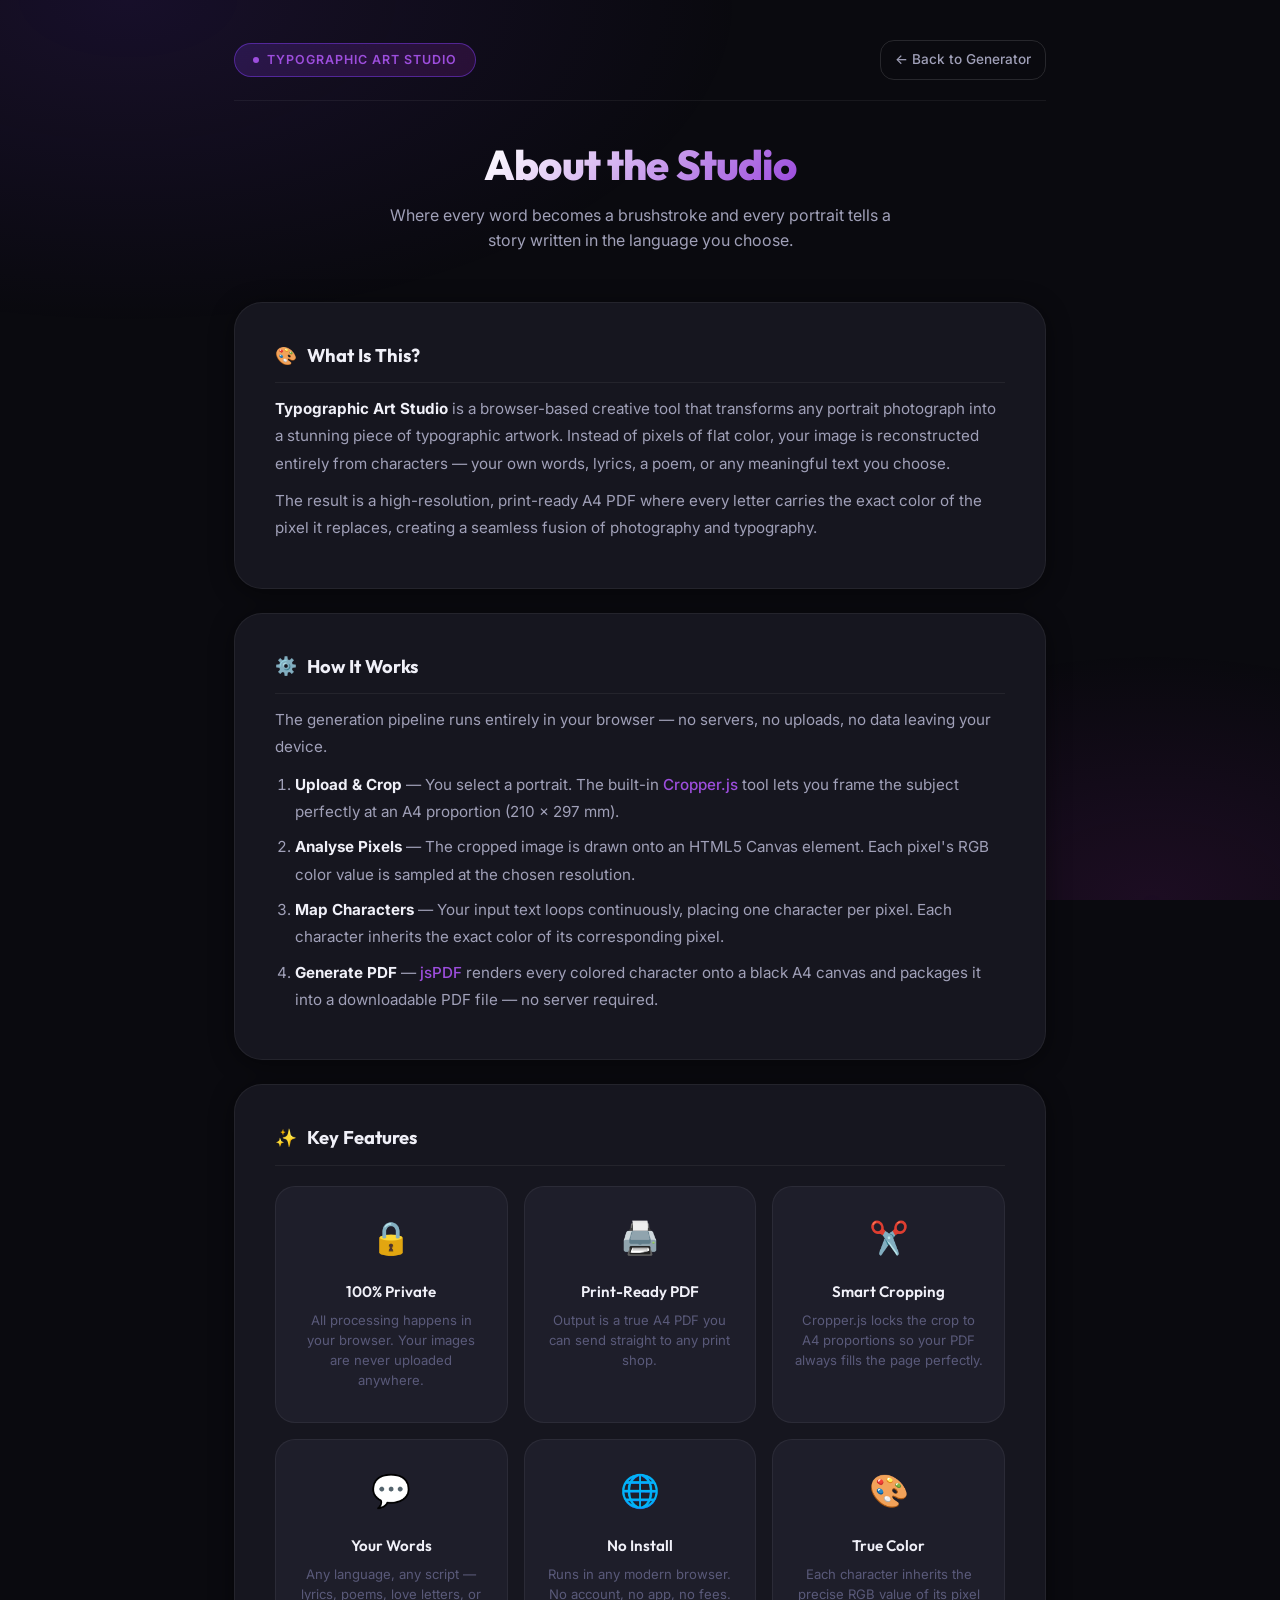
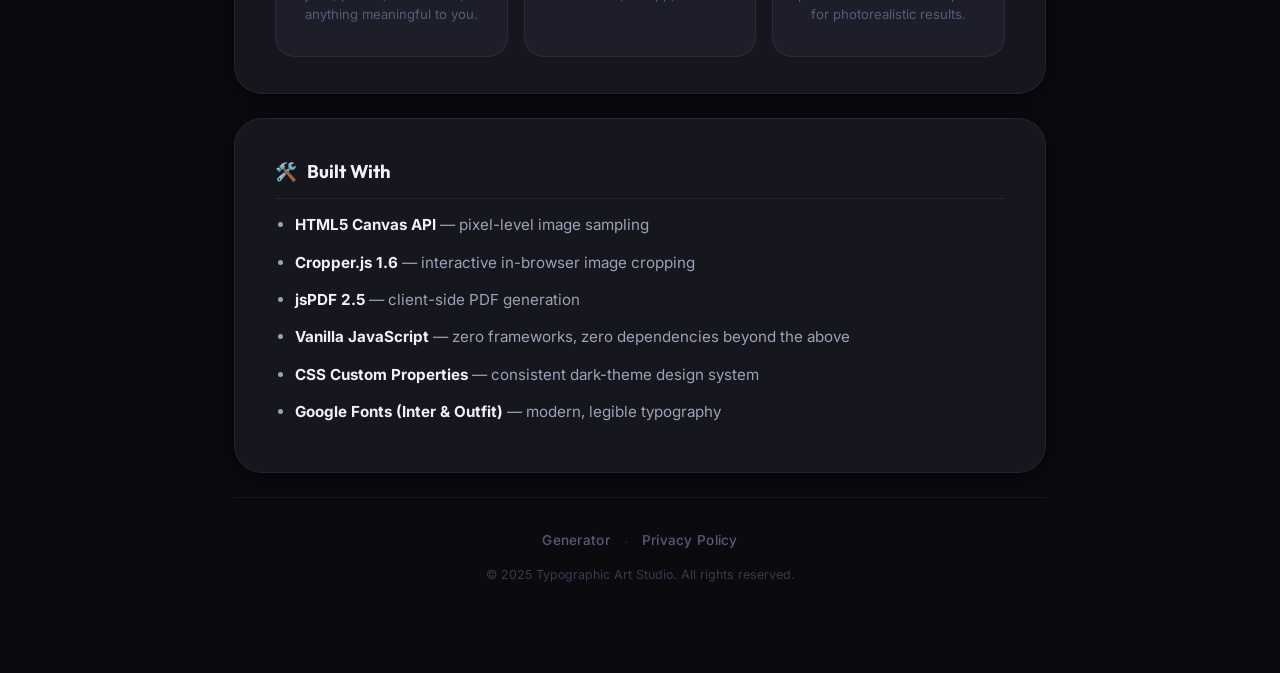
<file: about.html>
<!DOCTYPE html>
<html lang="en">
<head>
  <meta charset="UTF-8" />
  <meta name="viewport" content="width=device-width, initial-scale=1.0" />
  <meta name="description" content="Learn about Typographic Art Studio — the story, the technology, and the philosophy behind the Portrait to Text Generator." />
  <meta name="theme-color" content="#0a0a0f" />
  <title>About — Typographic Art Studio</title>
  <link rel="stylesheet" href="style.css" />
</head>
<body>

  <main class="app-wrapper" id="app">

    <!-- Nav row -->
    <nav class="inner-nav" aria-label="Site navigation">
      <div class="logo-badge">
        <span class="dot"></span>
        Typographic Art Studio
      </div>
      <a href="index.html" class="back-link" aria-label="Back to generator">
        ← Back to Generator
      </a>
    </nav>

    <!-- Hero -->
    <header class="page-hero">
      <h1 class="app-title">About the Studio</h1>
      <p class="app-subtitle">
        Where every word becomes a brushstroke and every portrait tells a story
        written in the language you choose.
      </p>
    </header>

    <!-- What it is -->
    <article class="prose-card">
      <h2><span class="icon">🎨</span> What Is This?</h2>
      <p>
        <strong style="color:var(--text-primary)">Typographic Art Studio</strong> is a
        browser-based creative tool that transforms any portrait photograph into a
        stunning piece of typographic artwork. Instead of pixels of flat color, your image
        is reconstructed entirely from characters — your own words, lyrics, a poem, or
        any meaningful text you choose.
      </p>
      <p>
        The result is a high-resolution, print-ready A4 PDF where every letter carries
        the exact color of the pixel it replaces, creating a seamless fusion of
        photography and typography.
      </p>
    </article>

    <!-- How it works -->
    <article class="prose-card">
      <h2><span class="icon">⚙️</span> How It Works</h2>
      <p>The generation pipeline runs entirely in your browser — no servers, no uploads, no data leaving your device.</p>
      <ol style="padding-left:20px;margin-top:8px;">
        <li style="color:var(--text-secondary);margin-bottom:8px;font-size:0.95rem;">
          <strong style="color:var(--text-primary)">Upload & Crop</strong> — You select a portrait. The built-in
          <a href="https://fengyuanchen.github.io/cropperjs/" target="_blank" rel="noopener">Cropper.js</a>
          tool lets you frame the subject perfectly at an A4 proportion (210 × 297 mm).
        </li>
        <li style="color:var(--text-secondary);margin-bottom:8px;font-size:0.95rem;">
          <strong style="color:var(--text-primary)">Analyse Pixels</strong> — The cropped image is drawn onto an
          HTML5 Canvas element. Each pixel's RGB color value is sampled at the chosen resolution.
        </li>
        <li style="color:var(--text-secondary);margin-bottom:8px;font-size:0.95rem;">
          <strong style="color:var(--text-primary)">Map Characters</strong> — Your input text loops continuously,
          placing one character per pixel. Each character inherits the exact color of its corresponding pixel.
        </li>
        <li style="color:var(--text-secondary);font-size:0.95rem;">
          <strong style="color:var(--text-primary)">Generate PDF</strong> —
          <a href="https://parall.ax/products/jspdf" target="_blank" rel="noopener">jsPDF</a>
          renders every colored character onto a black A4 canvas and packages it into a
          downloadable PDF file — no server required.
        </li>
      </ol>
    </article>

    <!-- Feature grid -->
    <article class="prose-card">
      <h2><span class="icon">✨</span> Key Features</h2>
      <div class="feature-grid">
        <div class="feature-item">
          <div class="fi-icon">🔒</div>
          <h3>100% Private</h3>
          <p>All processing happens in your browser. Your images are never uploaded anywhere.</p>
        </div>
        <div class="feature-item">
          <div class="fi-icon">🖨️</div>
          <h3>Print-Ready PDF</h3>
          <p>Output is a true A4 PDF you can send straight to any print shop.</p>
        </div>
        <div class="feature-item">
          <div class="fi-icon">✂️</div>
          <h3>Smart Cropping</h3>
          <p>Cropper.js locks the crop to A4 proportions so your PDF always fills the page perfectly.</p>
        </div>
        <div class="feature-item">
          <div class="fi-icon">💬</div>
          <h3>Your Words</h3>
          <p>Any language, any script — lyrics, poems, love letters, or anything meaningful to you.</p>
        </div>
        <div class="feature-item">
          <div class="fi-icon">🌐</div>
          <h3>No Install</h3>
          <p>Runs in any modern browser. No account, no app, no fees.</p>
        </div>
        <div class="feature-item">
          <div class="fi-icon">🎨</div>
          <h3>True Color</h3>
          <p>Each character inherits the precise RGB value of its pixel for photorealistic results.</p>
        </div>
      </div>
    </article>

    <!-- Tech stack -->
    <article class="prose-card">
      <h2><span class="icon">🛠️</span> Built With</h2>
      <ul>
        <li><strong style="color:var(--text-primary)">HTML5 Canvas API</strong> — pixel-level image sampling</li>
        <li><strong style="color:var(--text-primary)">Cropper.js 1.6</strong> — interactive in-browser image cropping</li>
        <li><strong style="color:var(--text-primary)">jsPDF 2.5</strong> — client-side PDF generation</li>
        <li><strong style="color:var(--text-primary)">Vanilla JavaScript</strong> — zero frameworks, zero dependencies beyond the above</li>
        <li><strong style="color:var(--text-primary)">CSS Custom Properties</strong> — consistent dark-theme design system</li>
        <li><strong style="color:var(--text-primary)">Google Fonts (Inter & Outfit)</strong> — modern, legible typography</li>
      </ul>
    </article>

    <!-- Footer -->
    <footer class="site-footer">
      <div class="footer-links">
        <a href="index.html" class="footer-link">Generator</a>
        <span class="footer-sep">·</span>
        <a href="privacy.html" class="footer-link">Privacy Policy</a>
      </div>
      <p class="footer-copy">© 2025 Typographic Art Studio. All rights reserved.</p>
    </footer>

  </main>

</body>
</html>
</file>
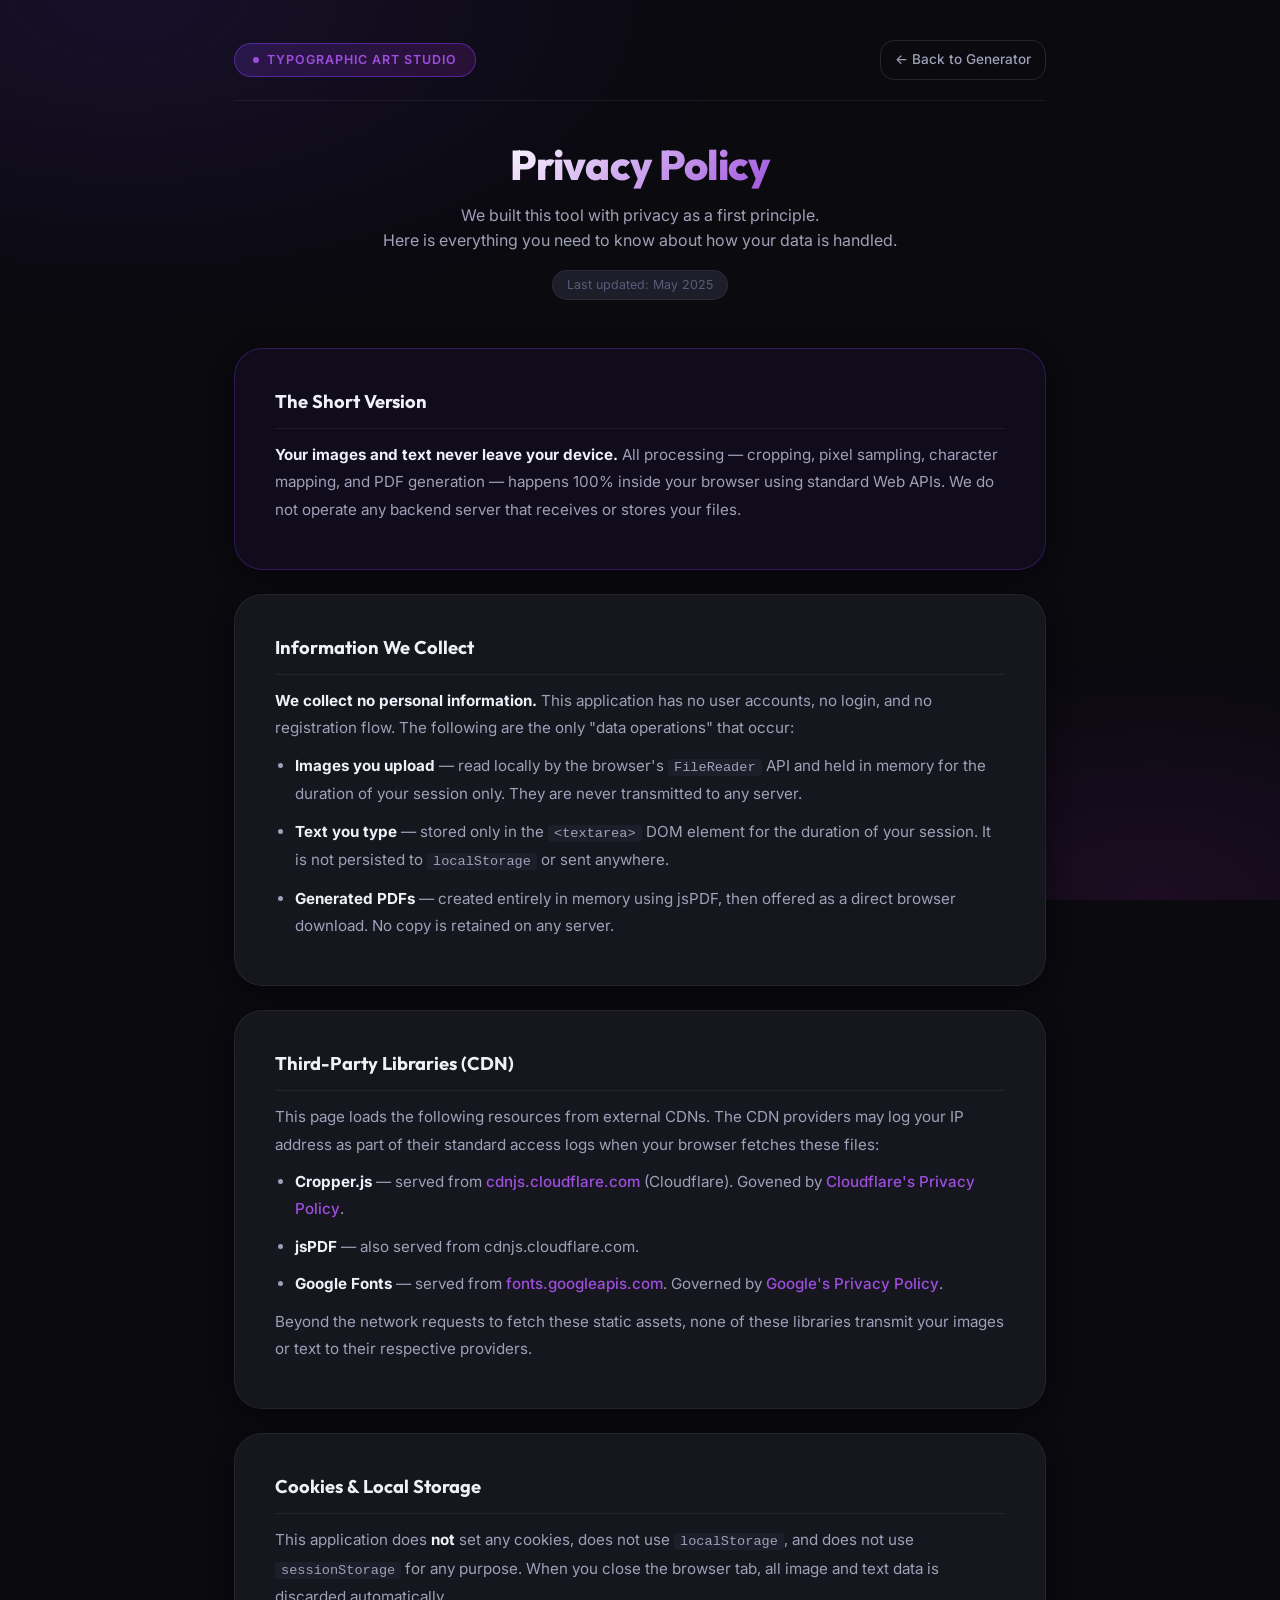
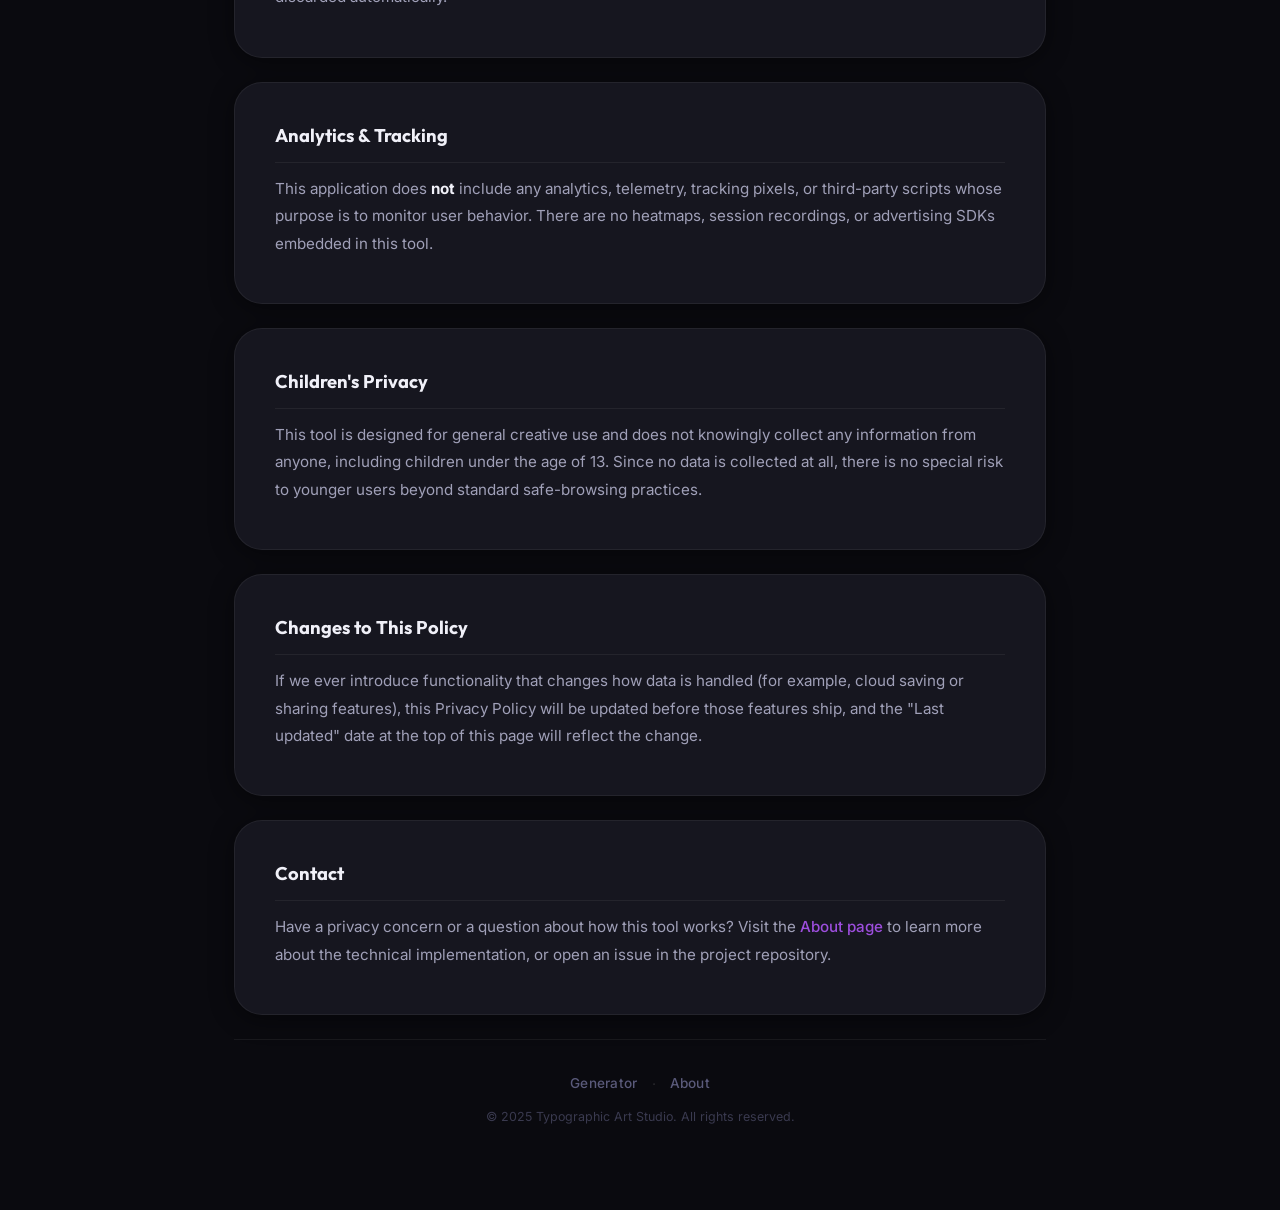
<file: privacy.html>
<!DOCTYPE html>
<html lang="en">
<head>
  <meta charset="UTF-8" />
  <meta name="viewport" content="width=device-width, initial-scale=1.0" />
  <meta name="description" content="Privacy Policy for Typographic Art Studio — understand how your data is handled (spoiler: it stays on your device)." />
  <meta name="theme-color" content="#0a0a0f" />
  <title>Privacy Policy — Typographic Art Studio</title>
  <link rel="stylesheet" href="style.css" />
</head>
<body>

  <main class="app-wrapper" id="app">

    <!-- Nav row -->
    <nav class="inner-nav" aria-label="Site navigation">
      <div class="logo-badge">
        <span class="dot"></span>
        Typographic Art Studio
      </div>
      <a href="index.html" class="back-link" aria-label="Back to generator">
        ← Back to Generator
      </a>
    </nav>

    <!-- Hero -->
    <header class="page-hero">
      <h1 class="app-title">Privacy Policy</h1>
      <p class="app-subtitle">
        We built this tool with privacy as a first principle.<br>
        Here is everything you need to know about how your data is handled.
      </p>
      <span class="last-updated" style="display:inline-block;margin-top:16px;font-size:0.78rem;color:var(--text-muted);background:var(--bg-elevated);border:1px solid var(--border-subtle);border-radius:50px;padding:4px 14px;">
        Last updated: May 2025
      </span>
    </header>

    <!-- The short version -->
    <article class="prose-card" style="border-color:rgba(124,58,237,0.3);background:rgba(124,58,237,0.06);">
      <h2>The Short Version</h2>
      <p>
        <strong style="color:var(--text-primary)">Your images and text never leave your device.</strong>
        All processing — cropping, pixel sampling, character mapping, and PDF generation — happens
        100% inside your browser using standard Web APIs. We do not operate any backend server that
        receives or stores your files.
      </p>
    </article>

    <!-- Data we collect -->
    <article class="prose-card">
      <h2>Information We Collect</h2>
      <p>
        <strong style="color:var(--text-primary)">We collect no personal information.</strong>
        This application has no user accounts, no login, and no registration flow.
        The following are the only "data operations" that occur:
      </p>
      <ul>
        <li>
          <strong style="color:var(--text-primary)">Images you upload</strong> — read locally by the browser's
          <code style="background:var(--bg-elevated);padding:1px 6px;border-radius:4px;font-size:0.85rem;">FileReader</code> API
          and held in memory for the duration of your session only. They are never transmitted to any server.
        </li>
        <li>
          <strong style="color:var(--text-primary)">Text you type</strong> — stored only in the
          <code style="background:var(--bg-elevated);padding:1px 6px;border-radius:4px;font-size:0.85rem;">&lt;textarea&gt;</code>
          DOM element for the duration of your session. It is not persisted to
          <code style="background:var(--bg-elevated);padding:1px 6px;border-radius:4px;font-size:0.85rem;">localStorage</code>
          or sent anywhere.
        </li>
        <li>
          <strong style="color:var(--text-primary)">Generated PDFs</strong> — created entirely in memory using jsPDF,
          then offered as a direct browser download. No copy is retained on any server.
        </li>
      </ul>
    </article>

    <!-- Third-party libraries -->
    <article class="prose-card">
      <h2> Third-Party Libraries (CDN)</h2>
      <p>
        This page loads the following resources from external CDNs. The CDN providers
        may log your IP address as part of their standard access logs when your browser
        fetches these files:
      </p>
      <ul>
        <li>
          <strong style="color:var(--text-primary)">Cropper.js</strong> — served from
          <a href="https://cdnjs.cloudflare.com" target="_blank" rel="noopener">cdnjs.cloudflare.com</a>
          (Cloudflare). Govened by
          <a href="https://www.cloudflare.com/privacypolicy/" target="_blank" rel="noopener">Cloudflare's Privacy Policy</a>.
        </li>
        <li>
          <strong style="color:var(--text-primary)">jsPDF</strong> — also served from cdnjs.cloudflare.com.
        </li>
        <li>
          <strong style="color:var(--text-primary)">Google Fonts</strong> — served from
          <a href="https://fonts.googleapis.com" target="_blank" rel="noopener">fonts.googleapis.com</a>.
          Governed by
          <a href="https://policies.google.com/privacy" target="_blank" rel="noopener">Google's Privacy Policy</a>.
        </li>
      </ul>
      <p>
        Beyond the network requests to fetch these static assets, none of these libraries
        transmit your images or text to their respective providers.
      </p>
    </article>

    <!-- Cookies & storage -->
    <article class="prose-card">
      <h2> Cookies &amp; Local Storage</h2>
      <p>
        This application does <strong style="color:var(--text-primary)">not</strong> set any
        cookies, does not use <code style="background:var(--bg-elevated);padding:1px 6px;border-radius:4px;font-size:0.85rem;">localStorage</code>,
        and does not use <code style="background:var(--bg-elevated);padding:1px 6px;border-radius:4px;font-size:0.85rem;">sessionStorage</code>
        for any purpose. When you close the browser tab, all image and text data is discarded automatically.
      </p>
    </article>

    <!-- Analytics -->
    <article class="prose-card">
      <h2> Analytics &amp; Tracking</h2>
      <p>
        This application does <strong style="color:var(--text-primary)">not</strong> include
        any analytics, telemetry, tracking pixels, or third-party scripts whose purpose
        is to monitor user behavior. There are no heatmaps, session recordings, or
        advertising SDKs embedded in this tool.
      </p>
    </article>

    <!-- Children -->
    <article class="prose-card">
      <h2> Children's Privacy</h2>
      <p>
        This tool is designed for general creative use and does not knowingly collect
        any information from anyone, including children under the age of 13. Since no
        data is collected at all, there is no special risk to younger users beyond
        standard safe-browsing practices.
      </p>
    </article>

    <!-- Changes -->
    <article class="prose-card">
      <h2> Changes to This Policy</h2>
      <p>
        If we ever introduce functionality that changes how data is handled (for example,
        cloud saving or sharing features), this Privacy Policy will be updated before
        those features ship, and the "Last updated" date at the top of this page will reflect
        the change.
      </p>
    </article>

    <!-- Contact -->
    <article class="prose-card">
      <h2> Contact</h2>
      <p>
        Have a privacy concern or a question about how this tool works?
        Visit the <a href="about.html">About page</a> to learn more about
        the technical implementation, or open an issue in the project repository.
      </p>
    </article>

    <!-- Footer -->
    <footer class="site-footer">
      <div class="footer-links">
        <a href="index.html" class="footer-link">Generator</a>
        <span class="footer-sep">·</span>
        <a href="about.html" class="footer-link">About</a>
      </div>
      <p class="footer-copy">© 2025 Typographic Art Studio. All rights reserved.</p>
    </footer>

  </main>

</body>
</html>
</file>
<file: style.css>
/* ============================================================
   Portrait to Text Generator — Premium Dark UI
   ============================================================ */

@import url('https://fonts.googleapis.com/css2?family=Inter:wght@300;400;500;600;700;800&family=Outfit:wght@400;500;600;700;800&display=swap');

/* ── Reset & Base ─────────────────────────────────────────── */
*, *::before, *::after {
  box-sizing: border-box;
  margin: 0;
  padding: 0;
}

:root {
  --bg-primary:    #0a0a0f;
  --bg-secondary:  #111118;
  --bg-card:       #16161f;
  --bg-elevated:   #1e1e2a;
  --bg-hover:      #252535;

  --accent-start:  #7c3aed;
  --accent-end:    #c026d3;
  --accent-glow:   rgba(124, 58, 237, 0.35);
  --accent-mid:    #9d4edd;

  --border-subtle: rgba(255,255,255,0.06);
  --border-mid:    rgba(255,255,255,0.12);
  --border-accent: rgba(124, 58, 237, 0.5);

  --text-primary:  #f0f0f8;
  --text-secondary:#a0a0b8;
  --text-muted:    #5a5a7a;

  --success:       #22d3ee;
  --danger:        #f43f5e;

  --radius-sm:     8px;
  --radius-md:     14px;
  --radius-lg:     20px;
  --radius-xl:     28px;

  --shadow-card:   0 4px 24px rgba(0,0,0,0.45);
  --shadow-glow:   0 0 40px rgba(124, 58, 237, 0.25);
  --shadow-btn:    0 8px 32px rgba(124, 58, 237, 0.45);

  --transition:    all 0.25s cubic-bezier(0.4, 0, 0.2, 1);
}

html { scroll-behavior: smooth; }

body {
  font-family: 'Inter', sans-serif;
  background: var(--bg-primary);
  color: var(--text-primary);
  min-height: 100vh;
  overflow-x: hidden;
  line-height: 1.6;
}

/* ── Animated Background ──────────────────────────────────── */
body::before {
  content: '';
  position: fixed;
  inset: 0;
  background:
    radial-gradient(ellipse 80% 60% at 10% 0%, rgba(124,58,237,0.12) 0%, transparent 60%),
    radial-gradient(ellipse 60% 50% at 90% 100%, rgba(192,38,211,0.10) 0%, transparent 55%);
  pointer-events: none;
  z-index: 0;
}

/* ── Layout ───────────────────────────────────────────────── */
.app-wrapper {
  position: relative;
  z-index: 1;
  max-width: 860px;
  margin: 0 auto;
  padding: 40px 24px 80px;
}

/* ── Header ───────────────────────────────────────────────── */
.app-header {
  text-align: center;
  margin-bottom: 48px;
}

.logo-badge {
  display: inline-flex;
  align-items: center;
  gap: 8px;
  background: linear-gradient(135deg, rgba(124,58,237,0.2), rgba(192,38,211,0.15));
  border: 1px solid var(--border-accent);
  border-radius: 50px;
  padding: 6px 18px;
  font-size: 0.78rem;
  font-weight: 600;
  letter-spacing: 0.08em;
  text-transform: uppercase;
  color: var(--accent-mid);
  margin-bottom: 20px;
}

.logo-badge .dot {
  width: 6px;
  height: 6px;
  background: var(--accent-mid);
  border-radius: 50%;
  animation: pulse-dot 2s ease-in-out infinite;
}

@keyframes pulse-dot {
  0%, 100% { opacity: 1; transform: scale(1); }
  50%       { opacity: 0.5; transform: scale(0.75); }
}

.app-title {
  font-family: 'Outfit', sans-serif;
  font-size: clamp(2rem, 5vw, 3.2rem);
  font-weight: 800;
  line-height: 1.15;
  letter-spacing: -0.02em;
  background: linear-gradient(135deg, #fff 30%, var(--accent-mid) 70%, var(--accent-end) 100%);
  -webkit-background-clip: text;
  -webkit-text-fill-color: transparent;
  background-clip: text;
  margin-bottom: 14px;
}

.app-subtitle {
  font-size: 1rem;
  color: var(--text-secondary);
  max-width: 520px;
  margin: 0 auto;
  font-weight: 400;
}

/* ── Step Labels ──────────────────────────────────────────── */
.step-label {
  display: flex;
  align-items: center;
  gap: 12px;
  margin-bottom: 16px;
  font-size: 0.82rem;
  font-weight: 600;
  letter-spacing: 0.06em;
  text-transform: uppercase;
  color: var(--text-secondary);
}

.step-label .step-num {
  width: 26px;
  height: 26px;
  border-radius: 50%;
  background: linear-gradient(135deg, var(--accent-start), var(--accent-end));
  display: flex;
  align-items: center;
  justify-content: center;
  font-size: 0.72rem;
  font-weight: 700;
  color: #fff;
  flex-shrink: 0;
}

/* ── Card ─────────────────────────────────────────────────── */
.card {
  background: var(--bg-card);
  border: 1px solid var(--border-subtle);
  border-radius: var(--radius-xl);
  padding: 32px;
  margin-bottom: 24px;
  box-shadow: var(--shadow-card);
  transition: var(--transition);
}

.card:hover {
  border-color: var(--border-mid);
}

/* ── Upload Zone ──────────────────────────────────────────── */
.upload-zone {
  border: 2px dashed var(--border-mid);
  border-radius: var(--radius-lg);
  padding: 48px 24px;
  text-align: center;
  cursor: pointer;
  transition: var(--transition);
  background: var(--bg-secondary);
  position: relative;
  overflow: hidden;
}

.upload-zone::before {
  content: '';
  position: absolute;
  inset: 0;
  background: radial-gradient(ellipse 60% 60% at 50% 50%, rgba(124,58,237,0.07), transparent);
  opacity: 0;
  transition: opacity 0.3s ease;
}

.upload-zone:hover,
.upload-zone.drag-over {
  border-color: var(--accent-mid);
  background: rgba(124,58,237,0.06);
}

.upload-zone:hover::before,
.upload-zone.drag-over::before {
  opacity: 1;
}

.upload-zone.drag-over {
  transform: scale(1.01);
  box-shadow: 0 0 0 3px var(--accent-glow), var(--shadow-glow);
}

.upload-icon {
  width: 72px;
  height: 72px;
  margin: 0 auto 20px;
  background: linear-gradient(135deg, rgba(124,58,237,0.2), rgba(192,38,211,0.15));
  border: 1px solid var(--border-accent);
  border-radius: 50%;
  display: flex;
  align-items: center;
  justify-content: center;
  font-size: 28px;
  transition: var(--transition);
}

.upload-zone:hover .upload-icon {
  transform: translateY(-4px) scale(1.05);
  box-shadow: 0 8px 24px rgba(124,58,237,0.3);
}

.upload-zone h3 {
  font-size: 1.1rem;
  font-weight: 600;
  color: var(--text-primary);
  margin-bottom: 8px;
}

.upload-zone p {
  font-size: 0.88rem;
  color: var(--text-muted);
  margin-bottom: 20px;
}

.upload-hint {
  display: inline-block;
  background: rgba(124,58,237,0.15);
  border: 1px solid var(--border-accent);
  border-radius: 50px;
  padding: 6px 16px;
  font-size: 0.78rem;
  color: var(--accent-mid);
  font-weight: 500;
}

#file-input { display: none; }

/* ── Cropper Section ──────────────────────────────────────── */
#cropper-section {
  display: none;
}

#cropper-section.visible {
  display: block;
}

.cropper-wrapper {
  border-radius: var(--radius-md);
  overflow: hidden;
  background: #000;
  max-height: 480px;
  position: relative;
}

#crop-image {
  display: block;
  max-width: 100%;
  max-height: 480px;
  object-fit: contain;
}

/* ── Aspect Ratio Controls ────────────────────────────────── */
.ratio-controls {
  display: flex;
  gap: 12px;
  margin-top: 20px;
  flex-wrap: wrap;
}

.ratio-btn {
  flex: 1;
  min-width: 140px;
  padding: 12px 20px;
  border-radius: var(--radius-md);
  border: 1.5px solid var(--border-mid);
  background: var(--bg-elevated);
  color: var(--text-secondary);
  font-family: 'Inter', sans-serif;
  font-size: 0.88rem;
  font-weight: 500;
  cursor: pointer;
  transition: var(--transition);
  display: flex;
  align-items: center;
  justify-content: center;
  gap: 10px;
  position: relative;
  overflow: hidden;
}

.ratio-btn::before {
  content: '';
  position: absolute;
  inset: 0;
  background: linear-gradient(135deg, var(--accent-start), var(--accent-end));
  opacity: 0;
  transition: opacity 0.25s ease;
}

.ratio-btn span { position: relative; z-index: 1; }

.ratio-btn .ratio-icon {
  position: relative;
  z-index: 1;
  border: 1.5px solid currentColor;
  border-radius: 3px;
  opacity: 0.8;
  transition: var(--transition);
}

.ratio-icon.square {
  width: 16px;
  height: 16px;
}

.ratio-icon.story {
  width: 10px;
  height: 18px;
}

.ratio-btn:hover,
.ratio-btn.active {
  border-color: transparent;
  color: #fff;
  box-shadow: var(--shadow-btn);
}

.ratio-btn:hover::before,
.ratio-btn.active::before {
  opacity: 1;
}

.ratio-btn.active .ratio-icon {
  border-color: rgba(255,255,255,0.9);
}

/* ── Textarea ─────────────────────────────────────────────── */
.text-input-wrapper {
  position: relative;
}

.textarea-label {
  display: flex;
  align-items: center;
  justify-content: space-between;
  margin-bottom: 12px;
}

.char-counter {
  font-size: 0.78rem;
  color: var(--text-muted);
  font-variant-numeric: tabular-nums;
  transition: color 0.2s;
}

.char-counter.warn { color: #f59e0b; }
.char-counter.limit { color: var(--danger); }

#user-text {
  width: 100%;
  min-height: 160px;
  resize: vertical;
  background: var(--bg-secondary);
  border: 1.5px solid var(--border-mid);
  border-radius: var(--radius-md);
  color: var(--text-primary);
  font-family: 'Inter', sans-serif;
  font-size: 0.95rem;
  line-height: 1.7;
  padding: 18px 20px;
  transition: var(--transition);
  outline: none;
}

#user-text::placeholder {
  color: var(--text-muted);
}

#user-text:focus {
  border-color: var(--accent-mid);
  background: var(--bg-card);
  box-shadow: 0 0 0 3px var(--accent-glow);
}

/* ── Generate Button ──────────────────────────────────────── */
.generate-wrap {
  margin-top: 8px;
}

#generate-btn {
  width: 100%;
  padding: 20px 32px;
  border: none;
  border-radius: var(--radius-lg);
  font-family: 'Outfit', sans-serif;
  font-size: 1.15rem;
  font-weight: 700;
  letter-spacing: 0.02em;
  color: #fff;
  cursor: pointer;
  background: linear-gradient(135deg, var(--accent-start) 0%, var(--accent-mid) 50%, var(--accent-end) 100%);
  background-size: 200% 200%;
  position: relative;
  overflow: hidden;
  transition: var(--transition);
  box-shadow: var(--shadow-btn);
  animation: gradient-shift 4s ease infinite;
}

@keyframes gradient-shift {
  0%, 100% { background-position: 0% 50%; }
  50%       { background-position: 100% 50%; }
}

#generate-btn::before {
  content: '';
  position: absolute;
  inset: 0;
  background: rgba(255,255,255,0);
  transition: background 0.25s ease;
}

#generate-btn:hover::before {
  background: rgba(255,255,255,0.08);
}

#generate-btn:hover {
  transform: translateY(-2px);
  box-shadow: 0 12px 48px rgba(124,58,237,0.6);
}

#generate-btn:active {
  transform: translateY(0px);
  box-shadow: var(--shadow-btn);
}

#generate-btn .btn-content {
  display: flex;
  align-items: center;
  justify-content: center;
  gap: 12px;
  position: relative;
  z-index: 1;
}

#generate-btn .btn-icon {
  font-size: 1.3rem;
  transition: transform 0.3s ease;
}

#generate-btn:hover .btn-icon {
  transform: rotate(15deg) scale(1.2);
}

#generate-btn:disabled {
  opacity: 0.5;
  cursor: not-allowed;
  transform: none;
  box-shadow: none;
}

/* Spinner state */
#generate-btn.loading .btn-text::after {
  content: '';
  display: inline-block;
  width: 14px;
  height: 14px;
  border: 2px solid rgba(255,255,255,0.4);
  border-top-color: #fff;
  border-radius: 50%;
  animation: spin 0.7s linear infinite;
  margin-left: 10px;
  vertical-align: middle;
}

@keyframes spin {
  to { transform: rotate(360deg); }
}

/* ── Toast / Notification ─────────────────────────────────── */
.toast-container {
  position: fixed;
  bottom: 32px;
  right: 32px;
  z-index: 9999;
  display: flex;
  flex-direction: column;
  gap: 12px;
  pointer-events: none;
}

.toast {
  background: var(--bg-elevated);
  border: 1px solid var(--border-mid);
  border-radius: var(--radius-md);
  padding: 14px 20px;
  font-size: 0.9rem;
  font-weight: 500;
  color: var(--text-primary);
  box-shadow: var(--shadow-card);
  max-width: 320px;
  display: flex;
  align-items: center;
  gap: 10px;
  pointer-events: auto;
  animation: toast-in 0.35s cubic-bezier(0.34, 1.56, 0.64, 1) forwards;
}

.toast.leaving {
  animation: toast-out 0.3s ease forwards;
}

.toast.error { border-color: rgba(244,63,94,0.5); }
.toast.success { border-color: rgba(34,211,238,0.5); }

@keyframes toast-in {
  from { opacity: 0; transform: translateX(40px) scale(0.95); }
  to   { opacity: 1; transform: translateX(0) scale(1); }
}

@keyframes toast-out {
  from { opacity: 1; transform: translateX(0); }
  to   { opacity: 0; transform: translateX(40px); }
}

/* ── Image Preview Chip ───────────────────────────────────── */
.img-preview-chip {
  display: none;
  align-items: center;
  gap: 12px;
  background: var(--bg-elevated);
  border: 1px solid var(--border-mid);
  border-radius: var(--radius-md);
  padding: 12px 16px;
  margin-bottom: 20px;
  font-size: 0.88rem;
}

.img-preview-chip.visible {
  display: flex;
}

.chip-thumb {
  width: 44px;
  height: 44px;
  border-radius: 8px;
  object-fit: cover;
  border: 1px solid var(--border-mid);
}

.chip-info { flex: 1; overflow: hidden; }
.chip-name {
  font-weight: 500;
  color: var(--text-primary);
  white-space: nowrap;
  overflow: hidden;
  text-overflow: ellipsis;
}
.chip-size {
  font-size: 0.78rem;
  color: var(--text-muted);
  margin-top: 2px;
}

.chip-remove {
  background: none;
  border: none;
  color: var(--text-muted);
  cursor: pointer;
  font-size: 1.1rem;
  padding: 4px;
  border-radius: 6px;
  transition: var(--transition);
  line-height: 1;
}

.chip-remove:hover {
  color: var(--danger);
  background: rgba(244,63,94,0.1);
}

/* ── Divider ──────────────────────────────────────────────── */
.section-divider {
  height: 1px;
  background: linear-gradient(to right, transparent, var(--border-mid), transparent);
  margin: 32px 0;
}

/* ── Scrollbar ────────────────────────────────────────────── */
::-webkit-scrollbar { width: 6px; }
::-webkit-scrollbar-track { background: var(--bg-primary); }
::-webkit-scrollbar-thumb {
  background: var(--bg-elevated);
  border-radius: 3px;
}
::-webkit-scrollbar-thumb:hover { background: var(--accent-start); }

/* ── Responsive ───────────────────────────────────────────── */
@media (max-width: 600px) {
  .app-wrapper { padding: 24px 16px 60px; }
  .card { padding: 20px 18px; }
  .ratio-controls { flex-direction: column; }
  .ratio-btn { min-width: unset; }
  .toast-container { bottom: 16px; right: 16px; left: 16px; }
  .toast { max-width: 100%; }
}

/* ── Site Footer ──────────────────────────────────────────── */
.site-footer {
  text-align: center;
  padding: 32px 0 8px;
  margin-top: 16px;
  border-top: 1px solid var(--border-subtle);
}

.footer-links {
  display: flex;
  align-items: center;
  justify-content: center;
  gap: 14px;
  margin-bottom: 12px;
  flex-wrap: wrap;
}

.footer-link {
  color: var(--text-muted);
  text-decoration: none;
  font-size: 0.85rem;
  font-weight: 500;
  transition: var(--transition);
  letter-spacing: 0.02em;
}

.footer-link:hover { color: var(--accent-mid); }

.footer-sep { color: var(--border-mid); font-size: 0.9rem; }

.footer-copy {
  font-size: 0.78rem;
  color: var(--text-muted);
  opacity: 0.6;
}

/* ── Inner Page (About / Privacy) ────────────────────────── */
.inner-nav {
  display: flex;
  align-items: center;
  justify-content: space-between;
  margin-bottom: 40px;
  padding-bottom: 20px;
  border-bottom: 1px solid var(--border-subtle);
  flex-wrap: wrap;
  gap: 12px;
}

.inner-nav .logo-badge { margin-bottom: 0; }

.back-link {
  display: inline-flex;
  align-items: center;
  gap: 7px;
  font-size: 0.85rem;
  font-weight: 500;
  color: var(--text-secondary);
  text-decoration: none;
  padding: 8px 14px;
  border: 1px solid var(--border-mid);
  border-radius: var(--radius-md);
  transition: var(--transition);
}

.back-link:hover {
  color: var(--text-primary);
  border-color: var(--accent-mid);
  background: rgba(124,58,237,0.08);
}

/* Inner page prose */
.page-hero {
  text-align: center;
  margin-bottom: 48px;
}

.page-hero .app-title { font-size: clamp(1.8rem, 4vw, 2.6rem); }
.page-hero .app-subtitle { margin-top: 12px; }

.prose-card {
  background: var(--bg-card);
  border: 1px solid var(--border-subtle);
  border-radius: var(--radius-xl);
  padding: 36px 40px;
  margin-bottom: 24px;
  box-shadow: var(--shadow-card);
  line-height: 1.8;
}

.prose-card h2 {
  font-family: 'Outfit', sans-serif;
  font-size: 1.15rem;
  font-weight: 700;
  color: var(--text-primary);
  margin-bottom: 12px;
  padding-bottom: 10px;
  border-bottom: 1px solid var(--border-subtle);
  display: flex;
  align-items: center;
  gap: 10px;
}

.prose-card h2 .icon {
  font-size: 1.1rem;
  flex-shrink: 0;
}

.prose-card p,
.prose-card li {
  font-size: 0.95rem;
  color: var(--text-secondary);
  margin-bottom: 10px;
}

.prose-card ul {
  padding-left: 20px;
  margin-bottom: 10px;
}

.prose-card ul li { list-style: disc; }

.prose-card a {
  color: var(--accent-mid);
  text-decoration: none;
  font-weight: 500;
}

.prose-card a:hover { text-decoration: underline; }

.prose-card .last-updated {
  display: inline-block;
  margin-top: 6px;
  font-size: 0.78rem;
  color: var(--text-muted);
  background: var(--bg-elevated);
  border: 1px solid var(--border-subtle);
  border-radius: 50px;
  padding: 4px 12px;
}

/* Team / feature grid on About page */
.feature-grid {
  display: grid;
  grid-template-columns: repeat(auto-fit, minmax(200px, 1fr));
  gap: 16px;
  margin-top: 20px;
}

.feature-item {
  background: var(--bg-elevated);
  border: 1px solid var(--border-subtle);
  border-radius: var(--radius-lg);
  padding: 22px 20px;
  text-align: center;
  transition: var(--transition);
}

.feature-item:hover {
  border-color: var(--border-accent);
  transform: translateY(-3px);
  box-shadow: 0 8px 24px rgba(124,58,237,0.18);
}

.feature-item .fi-icon { font-size: 2rem; margin-bottom: 12px; }

.feature-item h3 {
  font-family: 'Outfit', sans-serif;
  font-size: 0.95rem;
  font-weight: 600;
  color: var(--text-primary);
  margin-bottom: 6px;
}

.feature-item p {
  font-size: 0.82rem;
  color: var(--text-muted);
  line-height: 1.5;
}

@media (max-width: 600px) {
  .prose-card { padding: 22px 18px; }
  .inner-nav { flex-direction: column; align-items: flex-start; }
}

/* ═══════════════════════════════════════════════════════════
   LOADING SCREEN — Neon Glow Progress Bar
   ═══════════════════════════════════════════════════════════ */

.loading-screen {
  padding: 40px 0 32px;
  animation: fade-in 0.4s ease;
}

@keyframes fade-in {
  from { opacity: 0; transform: translateY(10px); }
  to   { opacity: 1; transform: translateY(0); }
}

/* Status row */
.ls-status-row {
  display: flex;
  align-items: center;
  gap: 12px;
  margin-bottom: 18px;
  font-family: 'Inter', sans-serif;
}

.ls-pulse {
  width: 10px;
  height: 10px;
  border-radius: 50%;
  background: var(--accent-mid);
  box-shadow: 0 0 8px var(--accent-mid), 0 0 20px var(--accent-glow);
  flex-shrink: 0;
  animation: pulse-glow 1.2s ease-in-out infinite;
}

@keyframes pulse-glow {
  0%, 100% { opacity: 1;   box-shadow: 0 0 8px var(--accent-mid), 0 0 20px var(--accent-glow); }
  50%       { opacity: 0.4; box-shadow: 0 0 4px var(--accent-mid); }
}

.ls-status-text {
  font-size: 0.95rem;
  font-weight: 600;
  color: var(--text-primary);
  flex: 1;
  letter-spacing: 0.02em;
  transition: opacity 0.3s ease;
}

.ls-status-text.changing {
  opacity: 0;
  transform: translateY(-4px);
  transition: opacity 0.2s ease, transform 0.2s ease;
}

.ls-percent {
  font-family: 'Outfit', monospace;
  font-size: 1.05rem;
  font-weight: 700;
  color: var(--accent-mid);
  min-width: 44px;
  text-align: right;
  font-variant-numeric: tabular-nums;
  text-shadow: 0 0 12px var(--accent-glow);
}

/* Progress track */
.ls-track {
  position: relative;
  height: 8px;
  background: var(--bg-elevated);
  border: 1px solid var(--border-mid);
  border-radius: 50px;
  overflow: hidden;
  margin-bottom: 28px;
  box-shadow: inset 0 1px 3px rgba(0,0,0,0.4);
}

/* The glowing fill */
.ls-fill {
  position: absolute;
  top: 0; left: 0; bottom: 0;
  width: 0%;
  border-radius: 50px;
  background: linear-gradient(90deg, var(--accent-start), var(--accent-mid), var(--accent-end));
  box-shadow:
    0 0 8px  rgba(124, 58, 237, 0.8),
    0 0 20px rgba(124, 58, 237, 0.5),
    0 0 40px rgba(192, 38, 211, 0.3);
  transition: width 0.15s linear;
}

/* Shimmer overlay */
.ls-shimmer {
  position: absolute;
  inset: 0;
  background: linear-gradient(
    90deg,
    transparent 0%,
    rgba(255,255,255,0.18) 50%,
    transparent 100%
  );
  background-size: 200% 100%;
  animation: shimmer-slide 1.6s linear infinite;
  border-radius: 50px;
}

@keyframes shimmer-slide {
  from { background-position: -200% 0; }
  to   { background-position:  200% 0; }
}

/* Ad Placement Slot */
.ad-placement {
  min-height: 0;
  width: 100%;
  border-radius: var(--radius-md);
  overflow: hidden;
  margin-top: 4px;
}

/* Non-empty ad slot shows a subtle border */
.ad-placement:not(:empty) {
  border: 1px solid var(--border-subtle);
  padding: 8px;
  background: var(--bg-secondary);
}

/* ═══════════════════════════════════════════════════════════
   RESULTS SECTION
   ═══════════════════════════════════════════════════════════ */

.results-section {
  animation: fade-in 0.5s cubic-bezier(0.34, 1.56, 0.64, 1);
  padding-bottom: 8px;
}

.results-header {
  text-align: center;
  margin-bottom: 32px;
}

.results-badge {
  display: inline-block;
  background: rgba(34, 211, 238, 0.12);
  border: 1px solid rgba(34, 211, 238, 0.35);
  color: var(--success);
  font-size: 0.82rem;
  font-weight: 600;
  letter-spacing: 0.05em;
  padding: 5px 16px;
  border-radius: 50px;
  margin-bottom: 16px;
}

.results-title {
  font-family: 'Outfit', sans-serif;
  font-size: clamp(1.4rem, 3.5vw, 2rem);
  font-weight: 700;
  color: var(--text-primary);
  margin-bottom: 10px;
  letter-spacing: -0.01em;
}

.results-sub {
  font-size: 0.92rem;
  color: var(--text-secondary);
}

/* Action buttons row */
.results-actions {
  display: flex;
  gap: 14px;
  justify-content: center;
  flex-wrap: wrap;
  margin-bottom: 32px;
}

.download-btn {
  display: inline-flex;
  align-items: center;
  gap: 9px;
  padding: 14px 28px;
  border: none;
  border-radius: var(--radius-md);
  background: linear-gradient(135deg, var(--accent-start), var(--accent-end));
  color: #fff;
  font-family: 'Outfit', sans-serif;
  font-size: 1rem;
  font-weight: 700;
  cursor: pointer;
  transition: var(--transition);
  box-shadow: var(--shadow-btn);
  letter-spacing: 0.01em;
}

.download-btn:hover {
  transform: translateY(-2px);
  box-shadow: 0 10px 36px rgba(124, 58, 237, 0.55);
}

.start-over-btn {
  display: inline-flex;
  align-items: center;
  gap: 8px;
  padding: 14px 24px;
  border: 1.5px solid var(--border-mid);
  border-radius: var(--radius-md);
  background: var(--bg-elevated);
  color: var(--text-secondary);
  font-family: 'Inter', sans-serif;
  font-size: 0.95rem;
  font-weight: 500;
  cursor: pointer;
  transition: var(--transition);
}

.start-over-btn:hover {
  border-color: var(--accent-mid);
  color: var(--text-primary);
  background: rgba(124, 58, 237, 0.08);
}

/* Portrait preview */
.portrait-preview {
  font-family: 'Courier New', Courier, monospace;
  font-size: 3.5px;
  line-height: 1.0;
  letter-spacing: 0.5px;
  white-space: pre;
  overflow: auto;
  background: #000;
  border: 1px solid var(--border-subtle);
  border-radius: var(--radius-lg);
  padding: 12px;
  max-height: 600px;
  word-break: break-all;
  text-align: left;
  box-shadow: var(--shadow-card);
}

@media (max-width: 600px) {
  .results-actions { flex-direction: column; align-items: stretch; }
  .download-btn, .start-over-btn { justify-content: center; }
  .portrait-preview { font-size: 2.8px; max-height: 400px; }
  .ls-status-text { font-size: 0.85rem; }
}

/* ── Result image preview ─────────────────────────────────── */
.result-img-wrap {
  position: relative;
  border-radius: var(--radius-xl);
  overflow: hidden;
  margin-bottom: 28px;
  box-shadow: var(--shadow-glow), var(--shadow-card);
  border: 1px solid var(--border-accent);
  max-height: 480px;
  display: flex;
  align-items: center;
  justify-content: center;
  background: #000;
}

.result-preview-img {
  display: block;
  width: 100%;
  max-height: 480px;
  object-fit: contain;
  /* No filter — image displays normally */
}

.result-img-overlay {
  position: absolute;
  inset: 0;
  display: flex;
  align-items: center;
  justify-content: center;
  font-size: 4rem;
  pointer-events: none;
  transition: opacity 0.4s ease;
}

.result-img-overlay.hidden-overlay {
  opacity: 0;
}

/* ── Unlock button ────────────────────────────────────────── */
.unlock-wrap {
  text-align: center;
  margin-bottom: 24px;
}

.unlock-btn {
  width: 100%;
  padding: 20px 32px;
  border: none;
  border-radius: var(--radius-lg);
  font-family: 'Outfit', sans-serif;
  font-size: 1.15rem;
  font-weight: 800;
  letter-spacing: 0.03em;
  color: #fff;
  cursor: pointer;
  background: linear-gradient(135deg, #f59e0b 0%, #ef4444 50%, #c026d3 100%);
  background-size: 200% 200%;
  animation: gradient-shift 3s ease infinite;
  box-shadow: 0 8px 32px rgba(239,68,68,0.4), 0 0 60px rgba(192,38,211,0.2);
  transition: transform 0.2s ease, box-shadow 0.2s ease;
  position: relative;
  overflow: hidden;
}

.unlock-btn::before {
  content: '';
  position: absolute;
  inset: 0;
  background: rgba(255,255,255,0);
  transition: background 0.2s ease;
}

.unlock-btn:hover::before { background: rgba(255,255,255,0.07); }
.unlock-btn:hover { transform: translateY(-2px); box-shadow: 0 12px 40px rgba(239,68,68,0.55); }
.unlock-btn:active { transform: translateY(0); }

.unlock-btn:disabled {
  opacity: 0.75;
  cursor: not-allowed;
  transform: none;
  animation: none;
}

/* success state */
.unlock-btn.downloaded {
  background: linear-gradient(135deg, var(--accent-start), var(--accent-end));
  animation: gradient-shift 4s ease infinite;
  box-shadow: var(--shadow-btn);
}

/* ── Preparing message ────────────────────────────────────── */
.preparing-msg {
  display: flex;
  flex-direction: column;
  align-items: center;
  gap: 10px;
  padding: 18px 0 6px;
  font-size: 0.92rem;
  color: var(--text-secondary);
  font-weight: 500;
  letter-spacing: 0.02em;
  animation: fade-in 0.3s ease;
}

.preparing-spinner {
  width: 22px;
  height: 22px;
  border: 2.5px solid var(--border-mid);
  border-top-color: var(--accent-mid);
  border-radius: 50%;
  animation: spin 0.75s linear infinite;
  flex-shrink: 0;
}

/* ── Download ad slot ─────────────────────────────────────── */
.download-ad-slot {
  width: 100%;
  margin-top: 12px;
  border-radius: var(--radius-md);
  overflow: hidden;
  min-height: 0;
}

.download-ad-slot:not(:empty) {
  border: 1px solid var(--border-subtle);
  padding: 6px;
  background: var(--bg-secondary);
}

@media (max-width: 600px) {
  .unlock-btn { font-size: 1rem; padding: 18px 20px; }
  .result-img-wrap { max-height: 340px; }
  .result-preview-img { max-height: 340px; }
}

/* ═══════════════════════════════════════════════════════════
   RESULTS — Glassmorphism Card
   ═══════════════════════════════════════════════════════════ */

.results-section {
  animation: fade-in 0.5s cubic-bezier(0.34, 1.56, 0.64, 1);
  padding-bottom: 8px;
}

/* Floating glass card */
.glass-card {
  background: rgba(22, 22, 31, 0.72);
  backdrop-filter: blur(24px) saturate(1.6);
  -webkit-backdrop-filter: blur(24px) saturate(1.6);
  border: 1px solid rgba(255, 255, 255, 0.09);
  border-radius: var(--radius-xl);
  padding: 28px 28px 32px;
  box-shadow:
    0 24px 64px rgba(0, 0, 0, 0.55),
    0 0  48px rgba(124, 58, 237, 0.12),
    inset 0 1px 0 rgba(255,255,255,0.07);
  display: flex;
  flex-direction: column;
  align-items: center;
  gap: 20px;
  max-width: 540px;
  margin: 0 auto;
}

/* Art preview frame inside glass card */
.result-art-frame {
  width: 100%;
  border-radius: var(--radius-lg);
  overflow: hidden;
  border: 1px solid rgba(255,255,255,0.08);
  box-shadow: 0 8px 32px rgba(0,0,0,0.5);
  background: #000;
  line-height: 0;
  max-height: 480px;
}

/* Typographic art — monospace colored characters */
.portrait-preview {
  font-family: 'Courier New', Courier, monospace;
  font-size: 3px;
  line-height: 1.05;
  letter-spacing: 0.4px;
  white-space: pre;
  overflow: auto;
  background: #000;
  padding: 8px;
  max-height: 480px;
  width: 100%;
  box-sizing: border-box;
  text-align: left;
  word-break: break-all;
}

/* Adsterra Native Banner */
#adsterra-native-ad {
  margin: 20px auto;
  text-align: center;
  min-height: 250px;
  width: 100%;
  overflow: hidden;
}

/* Download PDF — neon primary button */
.btn-download-pdf {
  width: 100%;
  padding: 17px 28px;
  border: none;
  border-radius: var(--radius-lg);
  font-family: 'Outfit', sans-serif;
  font-size: 1.08rem;
  font-weight: 800;
  letter-spacing: 0.04em;
  color: #fff;
  cursor: pointer;
  position: relative;
  overflow: hidden;
  background: linear-gradient(135deg, var(--accent-start) 0%, var(--accent-mid) 55%, var(--accent-end) 100%);
  background-size: 200% 200%;
  animation: gradient-shift 3.5s ease infinite;
  box-shadow:
    0 0 0 1px rgba(124,58,237,0.4),
    0 8px 28px rgba(124, 58, 237, 0.5),
    0 0 60px rgba(192, 38, 211, 0.15);
  transition: transform 0.2s ease, box-shadow 0.2s ease, opacity 0.2s ease;
}

.btn-download-pdf::after {
  content: '';
  position: absolute;
  inset: 0;
  background: linear-gradient(180deg, rgba(255,255,255,0.12) 0%, transparent 60%);
  pointer-events: none;
}

.btn-download-pdf:hover {
  transform: translateY(-3px);
  box-shadow:
    0 0 0 1px rgba(124,58,237,0.6),
    0 12px 40px rgba(124,58,237,0.65),
    0 0 80px rgba(192,38,211,0.25);
}

.btn-download-pdf:active { transform: translateY(-1px); }

.btn-download-pdf:disabled {
  opacity: 0.65;
  cursor: not-allowed;
  transform: none;
  animation: none;
}

/* Ghost start-over button */
.btn-start-over {
  background: transparent;
  border: 1px solid rgba(255,255,255,0.12);
  border-radius: var(--radius-md);
  color: var(--text-muted);
  font-family: 'Inter', sans-serif;
  font-size: 0.88rem;
  font-weight: 500;
  padding: 10px 22px;
  cursor: pointer;
  transition: var(--transition);
  letter-spacing: 0.02em;
}

.btn-start-over:hover {
  border-color: rgba(255,255,255,0.25);
  color: var(--text-secondary);
  background: rgba(255,255,255,0.04);
}

@media (max-width: 600px) {
  .glass-card { padding: 20px 16px 24px; }
  .btn-download-pdf { font-size: 0.98rem; padding: 15px 20px; }
}
</file>
